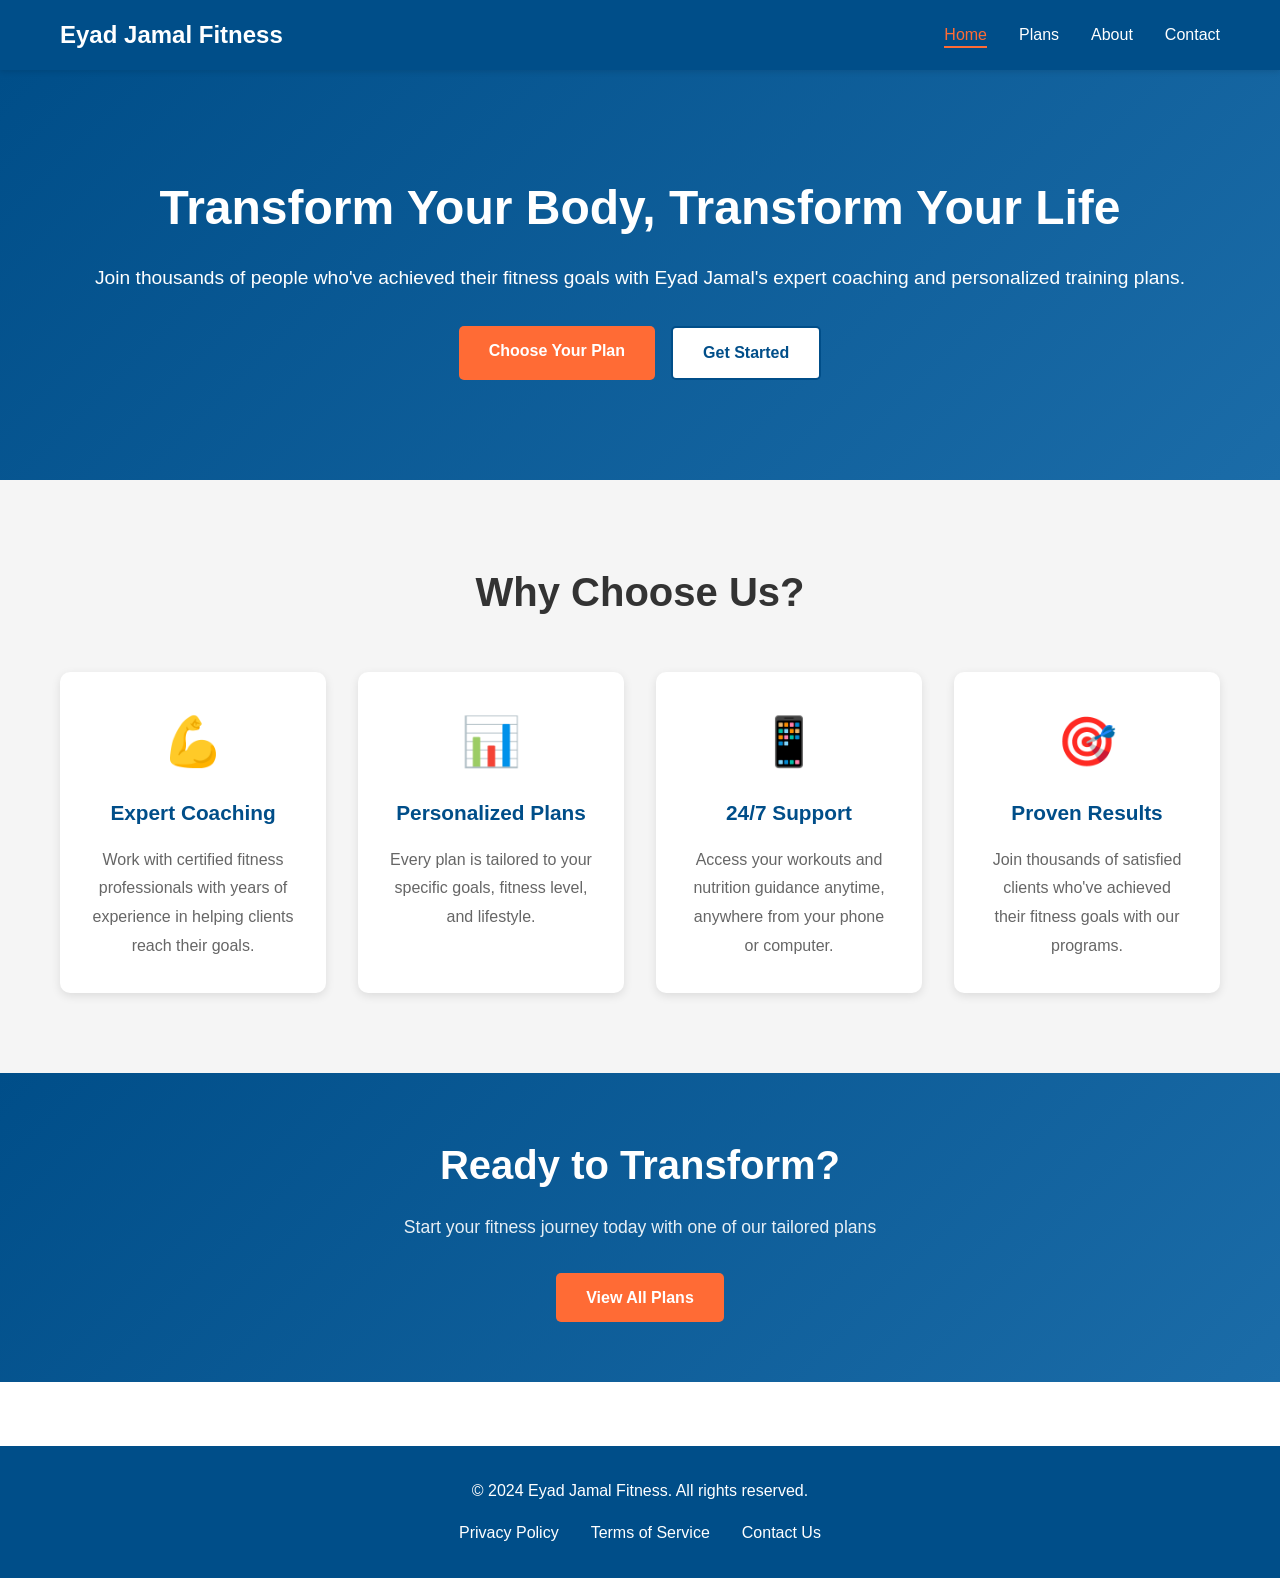
<file: index.html>
<!DOCTYPE html>
<html lang="en">
<head>
    <meta charset="UTF-8">
    <meta name="viewport" content="width=device-width, initial-scale=1.0">
    <title>Eyad Jamal Fitness - Transform Your Body, Transform Your Life</title>
    <link rel="stylesheet" href="styles.css">
</head>
<body>
    <!-- Navigation -->
    <nav class="navbar">
        <div class="container">
            <div class="nav-content">
                <div class="logo">
                    <h1>Eyad Jamal Fitness</h1>
                </div>
                <ul class="nav-links">
                    <li><a href="index.html" class="active">Home</a></li>
                    <li><a href="plans.html">Plans</a></li>
                    <li><a href="about.html">About</a></li>
                    <li><a href="contact.html">Contact</a></li>
                </ul>
            </div>
        </div>
    </nav>

    <!-- Hero Section -->
    <section class="hero">
        <div class="container">
            <div class="hero-content">
                <h2>Transform Your Body, Transform Your Life</h2>
                <p>Join thousands of people who've achieved their fitness goals with Eyad Jamal's expert coaching and personalized training plans.</p>
                <div class="hero-buttons">
                    <a href="plans.html" class="btn btn-primary">Choose Your Plan</a>
                    <a href="contact.html" class="btn btn-secondary">Get Started</a>
                </div>
            </div>
        </div>
    </section>

    <!-- Features Section -->
    <section class="features">
        <div class="container">
            <h2>Why Choose Us?</h2>
            <div class="features-grid">
                <div class="feature-card">
                    <div class="feature-icon">💪</div>
                    <h3>Expert Coaching</h3>
                    <p>Work with certified fitness professionals with years of experience in helping clients reach their goals.</p>
                </div>
                <div class="feature-card">
                    <div class="feature-icon">📊</div>
                    <h3>Personalized Plans</h3>
                    <p>Every plan is tailored to your specific goals, fitness level, and lifestyle.</p>
                </div>
                <div class="feature-card">
                    <div class="feature-icon">📱</div>
                    <h3>24/7 Support</h3>
                    <p>Access your workouts and nutrition guidance anytime, anywhere from your phone or computer.</p>
                </div>
                <div class="feature-card">
                    <div class="feature-icon">🎯</div>
                    <h3>Proven Results</h3>
                    <p>Join thousands of satisfied clients who've achieved their fitness goals with our programs.</p>
                </div>
            </div>
        </div>
    </section>

    <!-- CTA Section -->
    <section class="cta">
        <div class="container">
            <h2>Ready to Transform?</h2>
            <p>Start your fitness journey today with one of our tailored plans</p>
            <a href="plans.html" class="btn btn-primary">View All Plans</a>
        </div>
    </section>

    <!-- Footer -->
    <footer class="footer">
        <div class="container">
            <p>&copy; 2024 Eyad Jamal Fitness. All rights reserved.</p>
            <div class="footer-links">
                <a href="#">Privacy Policy</a>
                <a href="#">Terms of Service</a>
                <a href="contact.html">Contact Us</a>
            </div>
        </div>
    </footer>
</body>
</html>
</file>
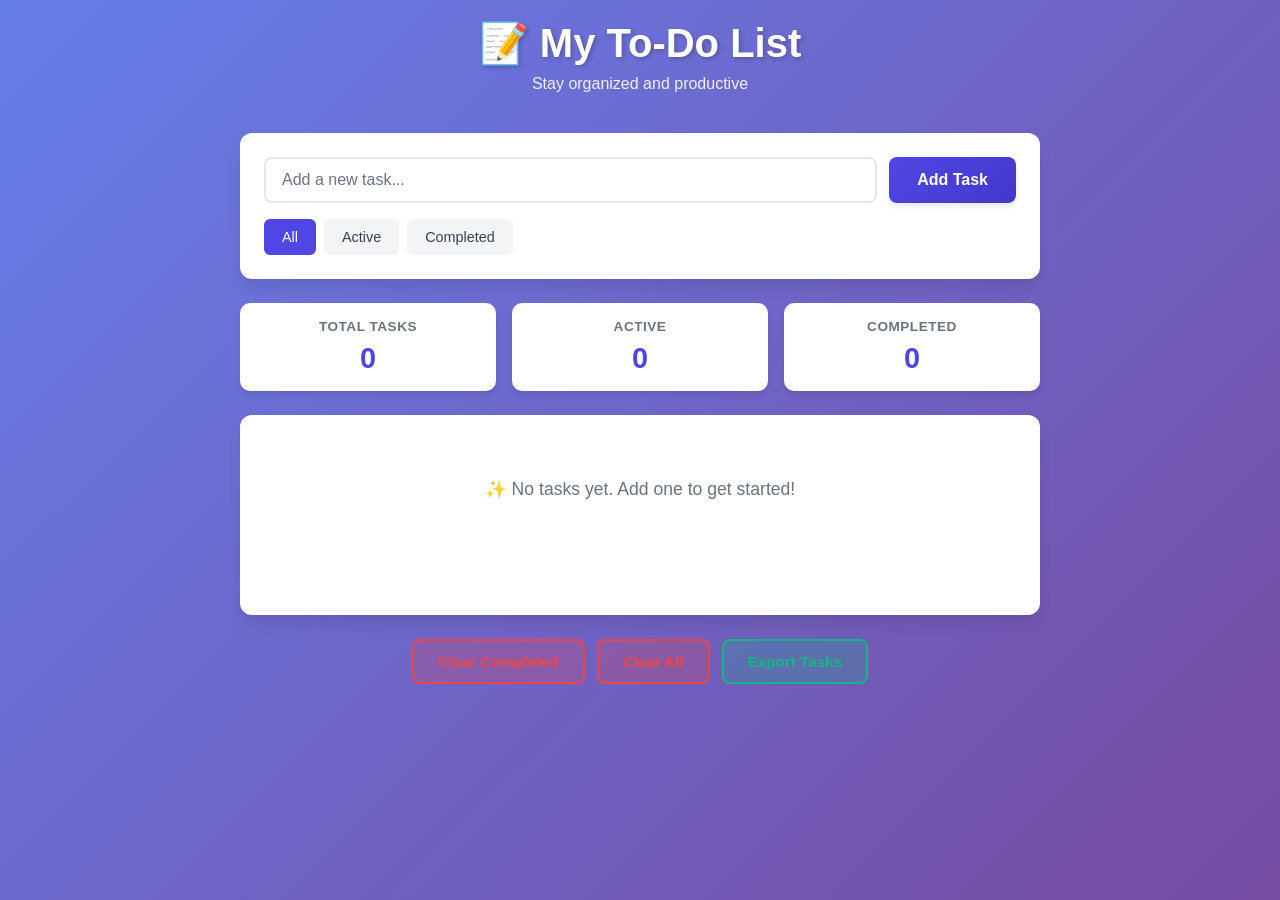
<file: todo/index.html>
<!DOCTYPE html>
<html lang="en">
<head>
    <meta charset="UTF-8">
    <meta name="viewport" content="width=device-width, initial-scale=1.0">
    <title>To-Do List Application</title>
    <link rel="stylesheet" href="styles.css">
</head>
<body>
    <div class="container">
        <!-- Header -->
        <header class="header">
            <h1>📝 My To-Do List</h1>
            <p class="subtitle">Stay organized and productive</p>
        </header>

        <!-- Input Section -->
        <div class="input-section">
            <div class="input-wrapper">
                <input 
                    type="text" 
                    id="todoInput" 
                    class="todo-input" 
                    placeholder="Add a new task..."
                    autocomplete="off"
                >
                <button id="addBtn" class="add-btn">Add Task</button>
            </div>
            <div class="quick-filters">
                <button class="filter-btn active" data-filter="all">All</button>
                <button class="filter-btn" data-filter="active">Active</button>
                <button class="filter-btn" data-filter="completed">Completed</button>
            </div>
        </div>

        <!-- Stats Section -->
        <div class="stats-section">
            <div class="stat">
                <span class="stat-label">Total Tasks</span>
                <span class="stat-value" id="totalCount">0</span>
            </div>
            <div class="stat">
                <span class="stat-label">Active</span>
                <span class="stat-value" id="activeCount">0</span>
            </div>
            <div class="stat">
                <span class="stat-label">Completed</span>
                <span class="stat-value" id="completedCount">0</span>
            </div>
        </div>

        <!-- Todo List -->
        <section class="todos-section">
            <div id="todoList" class="todo-list">
                <div class="empty-state">
                    <p>✨ No tasks yet. Add one to get started!</p>
                </div>
            </div>
        </section>

        <!-- Action Buttons -->
        <div class="action-buttons">
            <button id="clearCompletedBtn" class="action-btn danger-btn">Clear Completed</button>
            <button id="clearAllBtn" class="action-btn danger-btn">Clear All</button>
            <button id="exportBtn" class="action-btn export-btn">Export Tasks</button>
        </div>
    </div>

    <script src="app.js"></script>
</body>
</html>
</file>
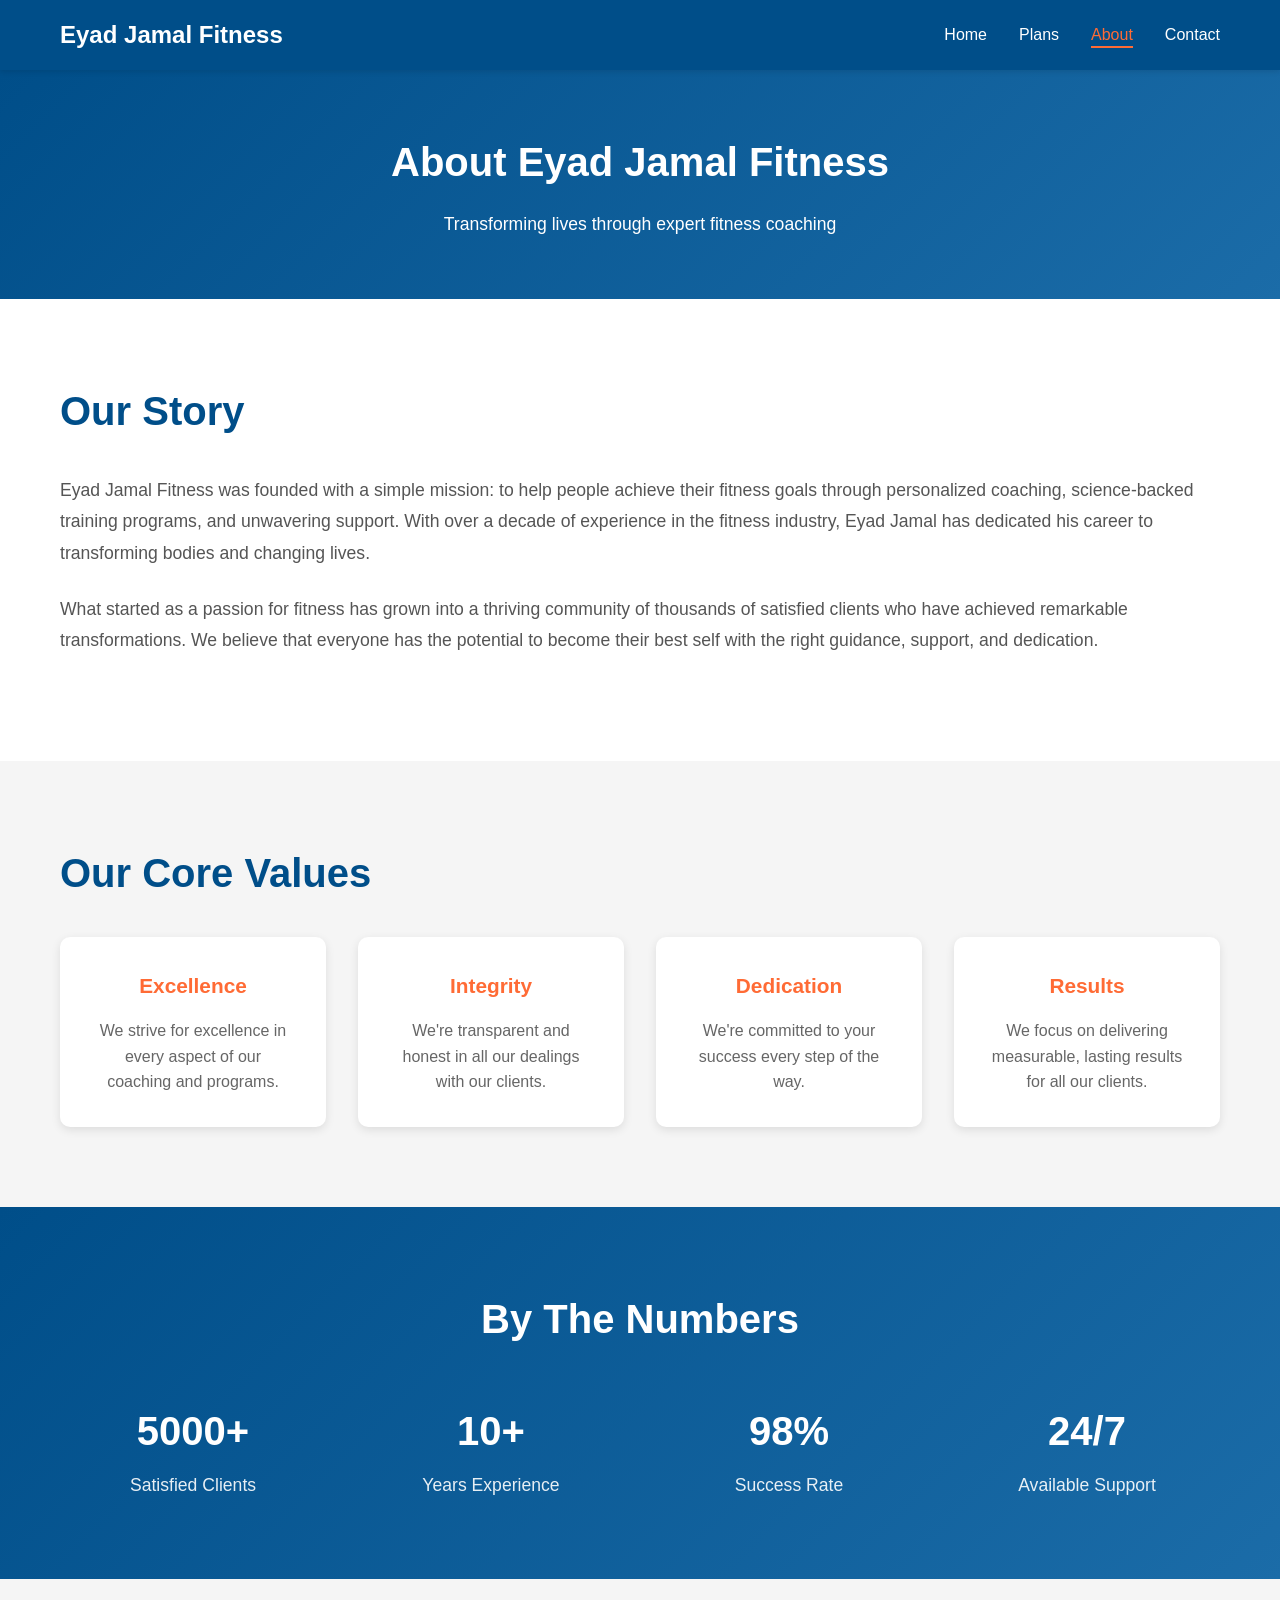
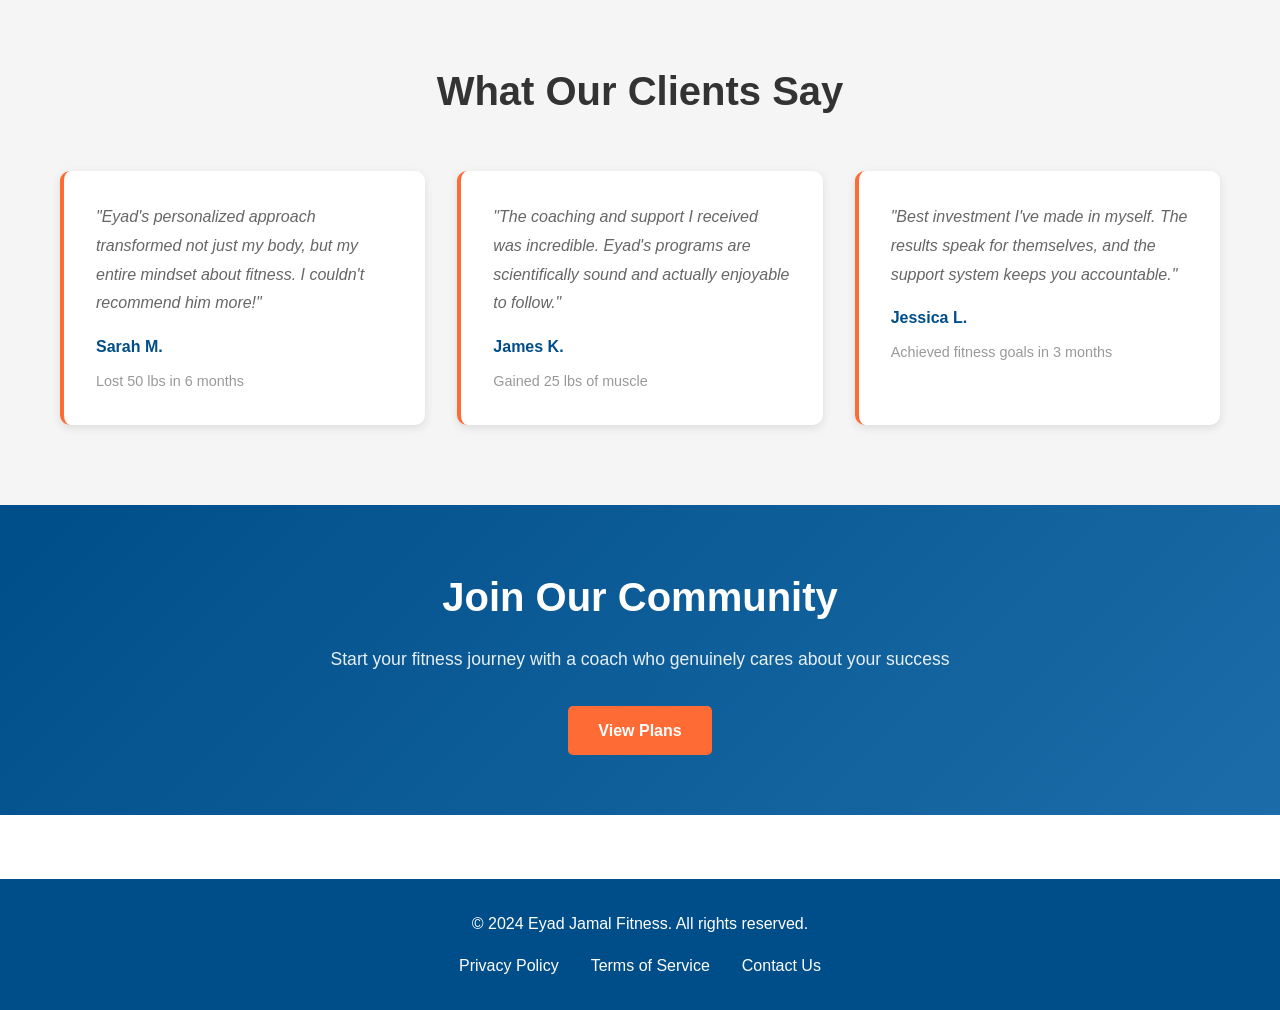
<file: about.html>
<!DOCTYPE html>
<html lang="en">
<head>
    <meta charset="UTF-8">
    <meta name="viewport" content="width=device-width, initial-scale=1.0">
    <title>About Us - Eyad Jamal Fitness</title>
    <link rel="stylesheet" href="styles.css">
</head>
<body>
    <!-- Navigation -->
    <nav class="navbar">
        <div class="container">
            <div class="nav-content">
                <div class="logo">
                    <h1>Eyad Jamal Fitness</h1>
                </div>
                <ul class="nav-links">
                    <li><a href="index.html">Home</a></li>
                    <li><a href="plans.html">Plans</a></li>
                    <li><a href="about.html" class="active">About</a></li>
                    <li><a href="contact.html">Contact</a></li>
                </ul>
            </div>
        </div>
    </nav>

    <!-- Page Header -->
    <section class="page-header">
        <div class="container">
            <h2>About Eyad Jamal Fitness</h2>
            <p>Transforming lives through expert fitness coaching</p>
        </div>
    </section>

    <!-- About Section -->
    <section class="about-section">
        <div class="container">
            <div class="about-content">
                <h2>Our Story</h2>
                <p>Eyad Jamal Fitness was founded with a simple mission: to help people achieve their fitness goals through personalized coaching, science-backed training programs, and unwavering support. With over a decade of experience in the fitness industry, Eyad Jamal has dedicated his career to transforming bodies and changing lives.</p>
                <p>What started as a passion for fitness has grown into a thriving community of thousands of satisfied clients who have achieved remarkable transformations. We believe that everyone has the potential to become their best self with the right guidance, support, and dedication.</p>
            </div>
        </div>
    </section>

    <!-- Values Section -->
    <section class="values">
        <div class="container">
            <h2>Our Core Values</h2>
            <div class="values-grid">
                <div class="value-card">
                    <h3>Excellence</h3>
                    <p>We strive for excellence in every aspect of our coaching and programs.</p>
                </div>
                <div class="value-card">
                    <h3>Integrity</h3>
                    <p>We're transparent and honest in all our dealings with our clients.</p>
                </div>
                <div class="value-card">
                    <h3>Dedication</h3>
                    <p>We're committed to your success every step of the way.</p>
                </div>
                <div class="value-card">
                    <h3>Results</h3>
                    <p>We focus on delivering measurable, lasting results for all our clients.</p>
                </div>
            </div>
        </div>
    </section>

    <!-- Stats Section -->
    <section class="stats">
        <div class="container">
            <h2>By The Numbers</h2>
            <div class="stats-grid">
                <div class="stat-card">
                    <h3>5000+</h3>
                    <p>Satisfied Clients</p>
                </div>
                <div class="stat-card">
                    <h3>10+</h3>
                    <p>Years Experience</p>
                </div>
                <div class="stat-card">
                    <h3>98%</h3>
                    <p>Success Rate</p>
                </div>
                <div class="stat-card">
                    <h3>24/7</h3>
                    <p>Available Support</p>
                </div>
            </div>
        </div>
    </section>

    <!-- Testimonials Section -->
    <section class="testimonials">
        <div class="container">
            <h2>What Our Clients Say</h2>
            <div class="testimonials-grid">
                <div class="testimonial-card">
                    <p>"Eyad's personalized approach transformed not just my body, but my entire mindset about fitness. I couldn't recommend him more!"</p>
                    <h4>Sarah M.</h4>
                    <span>Lost 50 lbs in 6 months</span>
                </div>
                <div class="testimonial-card">
                    <p>"The coaching and support I received was incredible. Eyad's programs are scientifically sound and actually enjoyable to follow."</p>
                    <h4>James K.</h4>
                    <span>Gained 25 lbs of muscle</span>
                </div>
                <div class="testimonial-card">
                    <p>"Best investment I've made in myself. The results speak for themselves, and the support system keeps you accountable."</p>
                    <h4>Jessica L.</h4>
                    <span>Achieved fitness goals in 3 months</span>
                </div>
            </div>
        </div>
    </section>

    <!-- CTA Section -->
    <section class="cta">
        <div class="container">
            <h2>Join Our Community</h2>
            <p>Start your fitness journey with a coach who genuinely cares about your success</p>
            <a href="plans.html" class="btn btn-primary">View Plans</a>
        </div>
    </section>

    <!-- Footer -->
    <footer class="footer">
        <div class="container">
            <p>&copy; 2024 Eyad Jamal Fitness. All rights reserved.</p>
            <div class="footer-links">
                <a href="#">Privacy Policy</a>
                <a href="#">Terms of Service</a>
                <a href="contact.html">Contact Us</a>
            </div>
        </div>
    </footer>
</body>
</html>
</file>
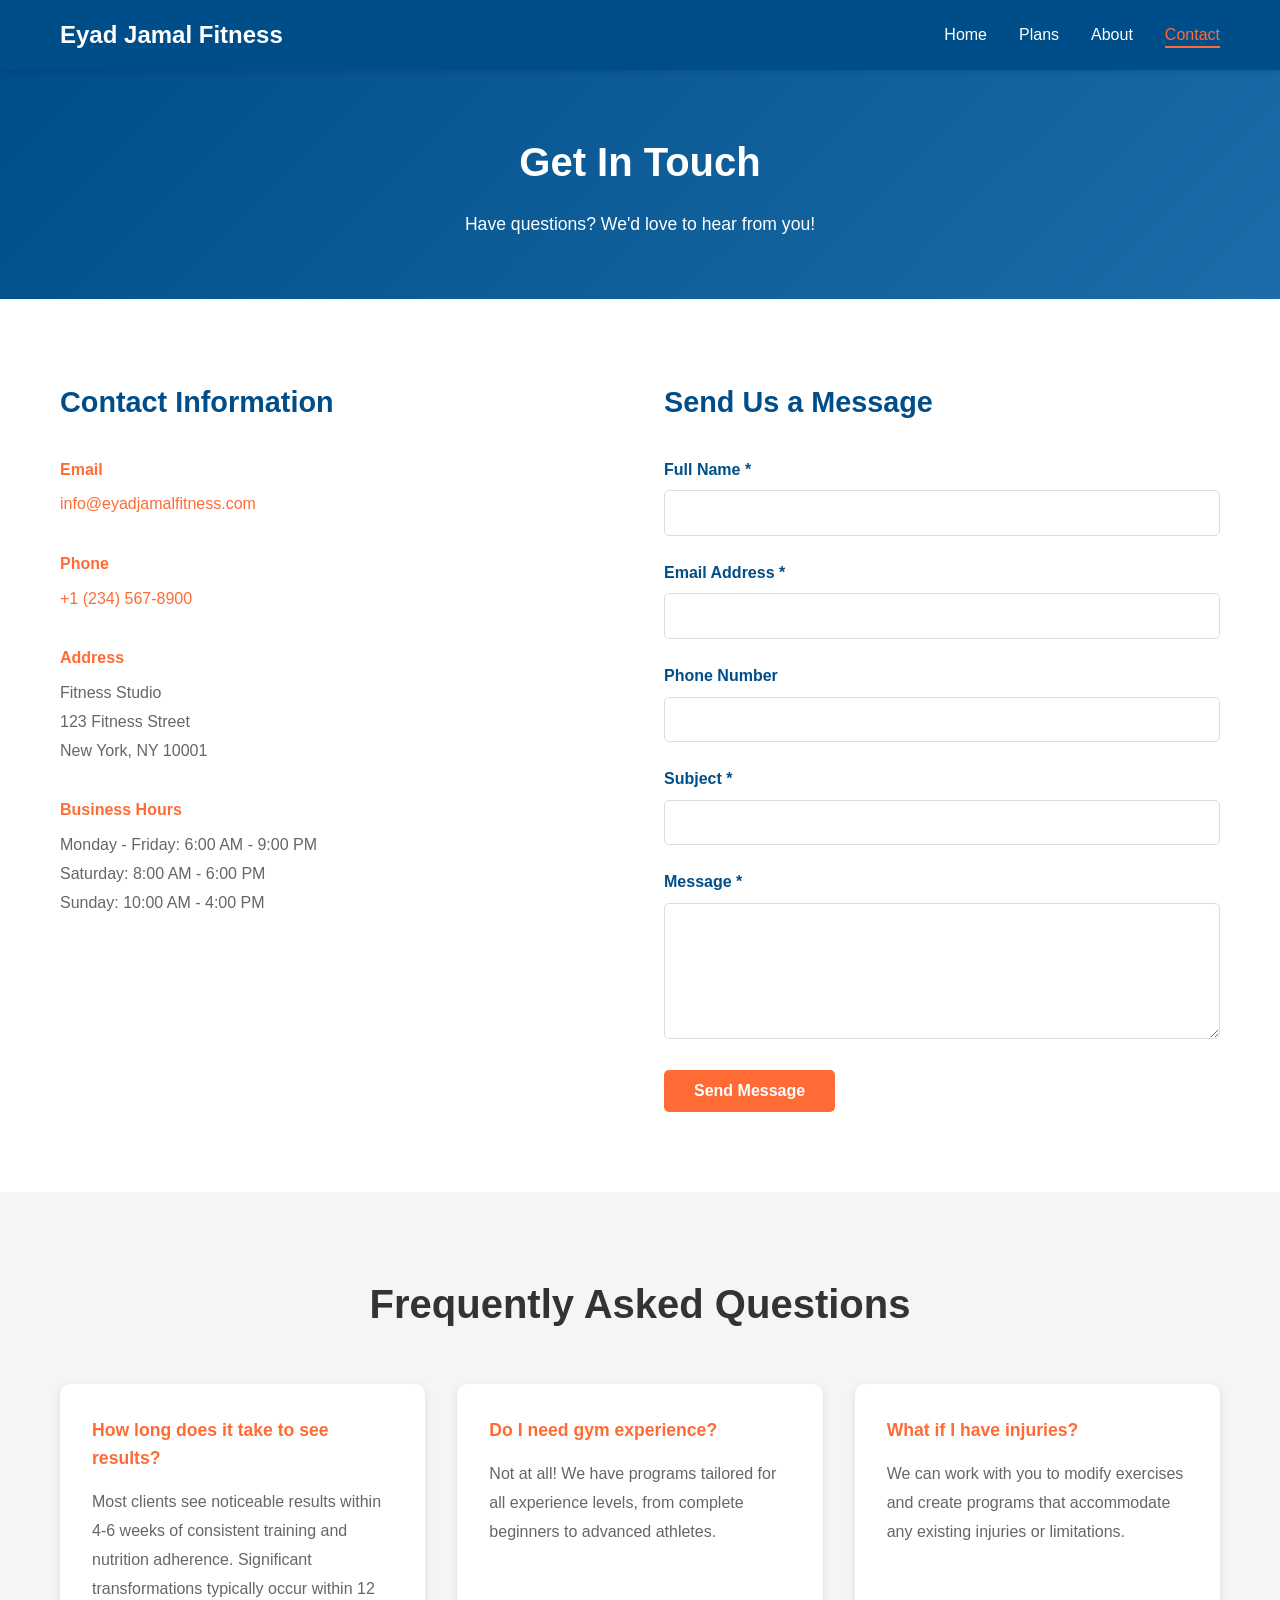
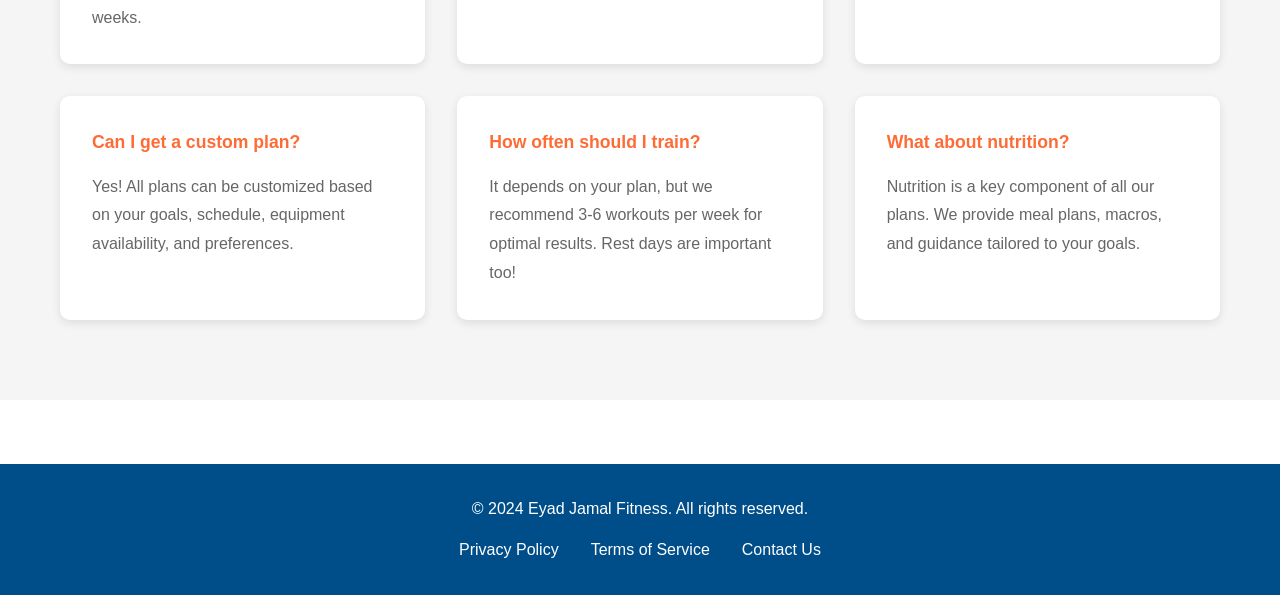
<file: contact.html>
<!DOCTYPE html>
<html lang="en">
<head>
    <meta charset="UTF-8">
    <meta name="viewport" content="width=device-width, initial-scale=1.0">
    <title>Contact Us - Eyad Jamal Fitness</title>
    <link rel="stylesheet" href="styles.css">
</head>
<body>
    <!-- Navigation -->
    <nav class="navbar">
        <div class="container">
            <div class="nav-content">
                <div class="logo">
                    <h1>Eyad Jamal Fitness</h1>
                </div>
                <ul class="nav-links">
                    <li><a href="index.html">Home</a></li>
                    <li><a href="plans.html">Plans</a></li>
                    <li><a href="about.html">About</a></li>
                    <li><a href="contact.html" class="active">Contact</a></li>
                </ul>
            </div>
        </div>
    </nav>

    <!-- Page Header -->
    <section class="page-header">
        <div class="container">
            <h2>Get In Touch</h2>
            <p>Have questions? We'd love to hear from you!</p>
        </div>
    </section>

    <!-- Contact Section -->
    <section class="contact-section">
        <div class="container">
            <div class="contact-content">
                <div class="contact-info">
                    <h2>Contact Information</h2>
                    <div class="info-item">
                        <h4>Email</h4>
                        <p><a href="mailto:info@eyadjamalfitness.com">info@eyadjamalfitness.com</a></p>
                    </div>
                    <div class="info-item">
                        <h4>Phone</h4>
                        <p><a href="tel:+1234567890">+1 (234) 567-8900</a></p>
                    </div>
                    <div class="info-item">
                        <h4>Address</h4>
                        <p>Fitness Studio<br>123 Fitness Street<br>New York, NY 10001</p>
                    </div>
                    <div class="info-item">
                        <h4>Business Hours</h4>
                        <p>Monday - Friday: 6:00 AM - 9:00 PM<br>Saturday: 8:00 AM - 6:00 PM<br>Sunday: 10:00 AM - 4:00 PM</p>
                    </div>
                </div>

                <div class="contact-form">
                    <h2>Send Us a Message</h2>
                    <form>
                        <div class="form-group">
                            <label for="name">Full Name *</label>
                            <input type="text" id="name" name="name" required>
                        </div>
                        <div class="form-group">
                            <label for="email">Email Address *</label>
                            <input type="email" id="email" name="email" required>
                        </div>
                        <div class="form-group">
                            <label for="phone">Phone Number</label>
                            <input type="tel" id="phone" name="phone">
                        </div>
                        <div class="form-group">
                            <label for="subject">Subject *</label>
                            <input type="text" id="subject" name="subject" required>
                        </div>
                        <div class="form-group">
                            <label for="message">Message *</label>
                            <textarea id="message" name="message" rows="6" required></textarea>
                        </div>
                        <button type="submit" class="btn btn-primary">Send Message</button>
                    </form>
                </div>
            </div>
        </div>
    </section>

    <!-- FAQ Section -->
    <section class="faq">
        <div class="container">
            <h2>Frequently Asked Questions</h2>
            <div class="faq-grid">
                <div class="faq-item">
                    <h4>How long does it take to see results?</h4>
                    <p>Most clients see noticeable results within 4-6 weeks of consistent training and nutrition adherence. Significant transformations typically occur within 12 weeks.</p>
                </div>
                <div class="faq-item">
                    <h4>Do I need gym experience?</h4>
                    <p>Not at all! We have programs tailored for all experience levels, from complete beginners to advanced athletes.</p>
                </div>
                <div class="faq-item">
                    <h4>What if I have injuries?</h4>
                    <p>We can work with you to modify exercises and create programs that accommodate any existing injuries or limitations.</p>
                </div>
                <div class="faq-item">
                    <h4>Can I get a custom plan?</h4>
                    <p>Yes! All plans can be customized based on your goals, schedule, equipment availability, and preferences.</p>
                </div>
                <div class="faq-item">
                    <h4>How often should I train?</h4>
                    <p>It depends on your plan, but we recommend 3-6 workouts per week for optimal results. Rest days are important too!</p>
                </div>
                <div class="faq-item">
                    <h4>What about nutrition?</h4>
                    <p>Nutrition is a key component of all our plans. We provide meal plans, macros, and guidance tailored to your goals.</p>
                </div>
            </div>
        </div>
    </section>

    <!-- Footer -->
    <footer class="footer">
        <div class="container">
            <p>&copy; 2024 Eyad Jamal Fitness. All rights reserved.</p>
            <div class="footer-links">
                <a href="#">Privacy Policy</a>
                <a href="#">Terms of Service</a>
                <a href="contact.html">Contact Us</a>
            </div>
        </div>
    </footer>
</body>
</html>
</file>
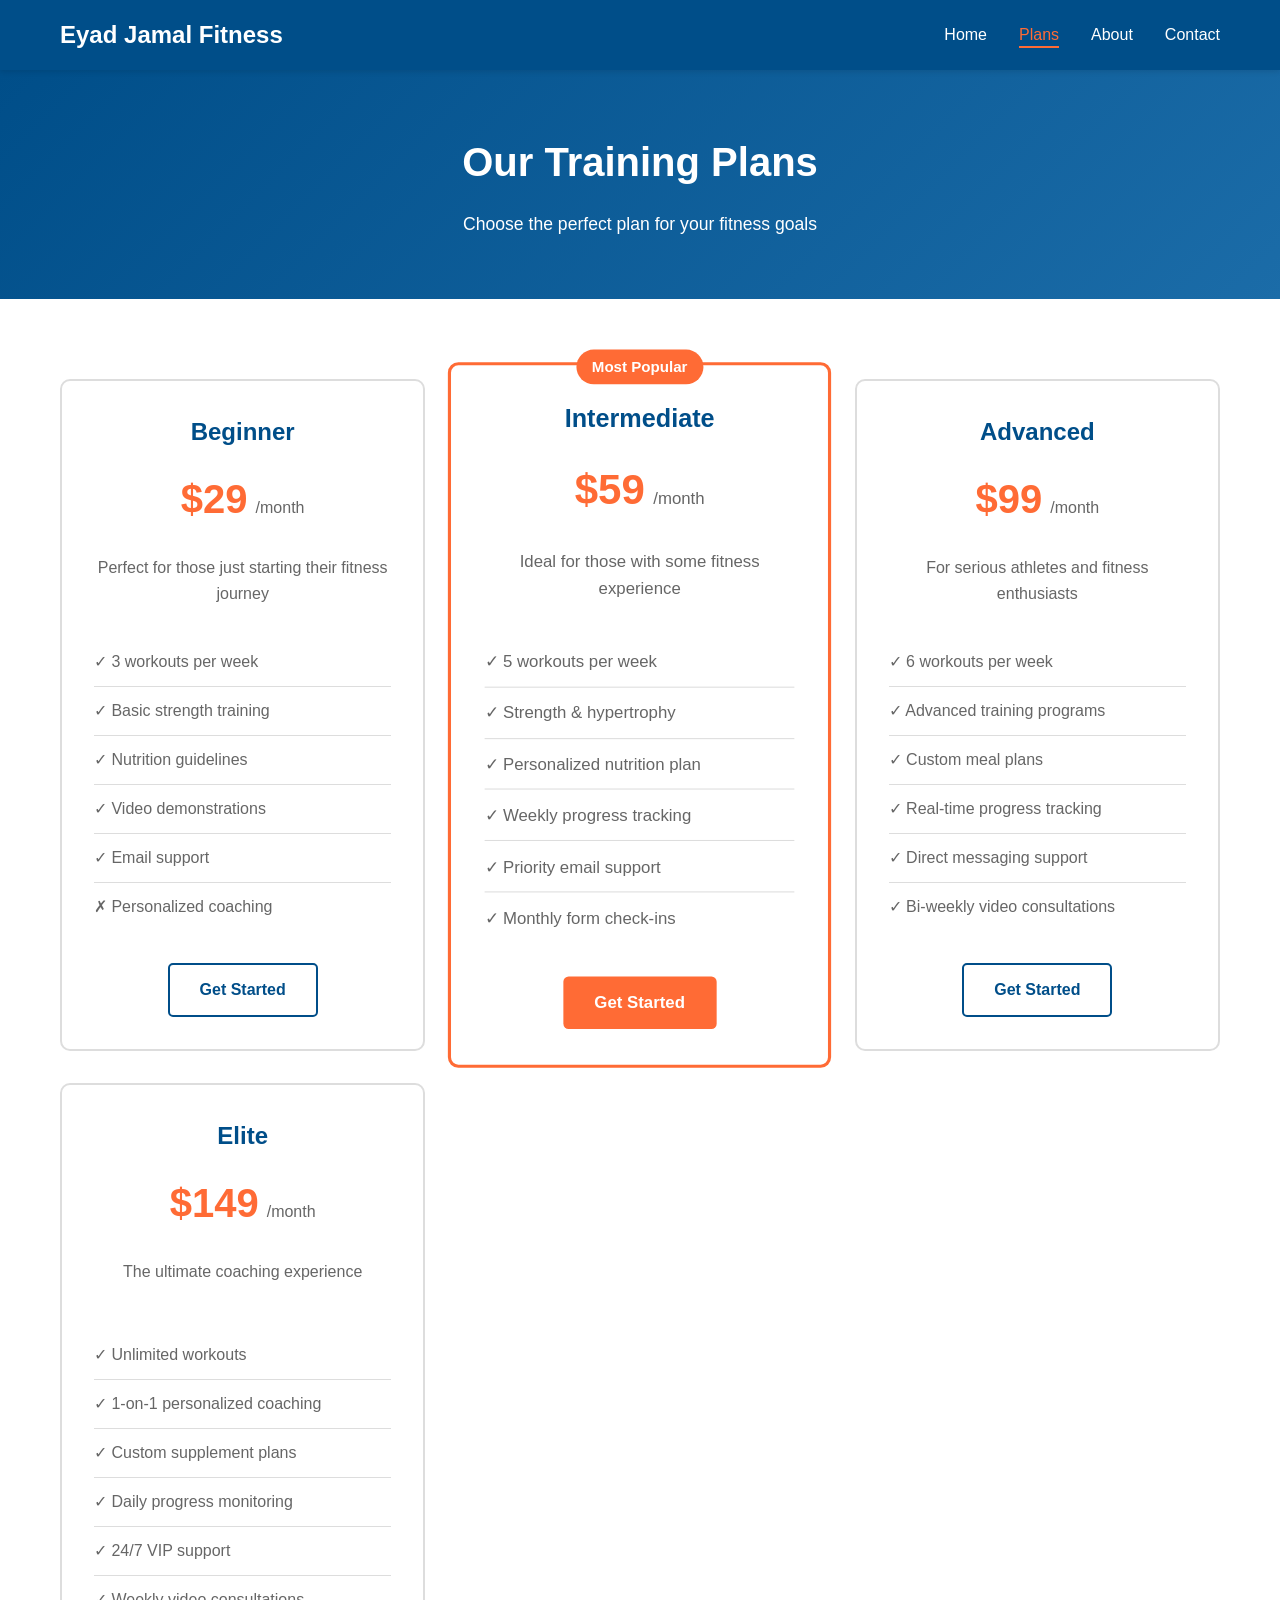
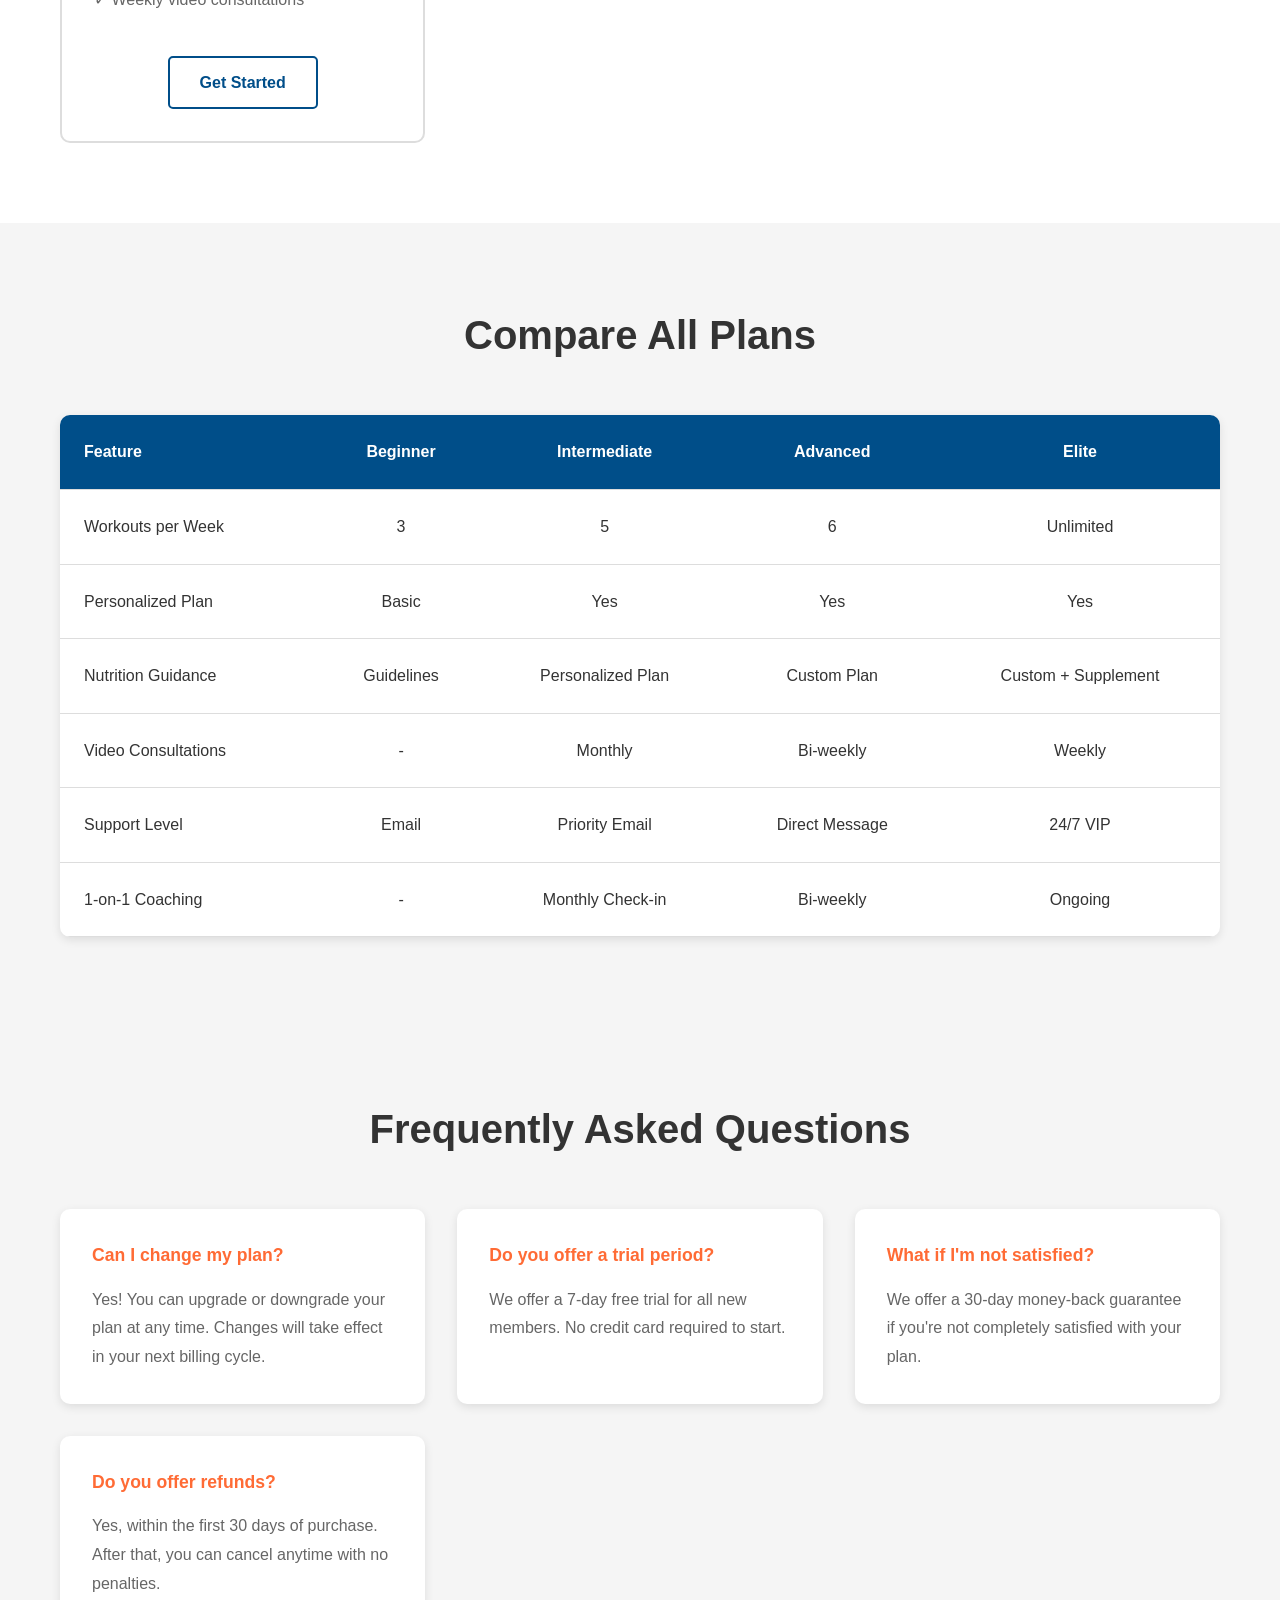
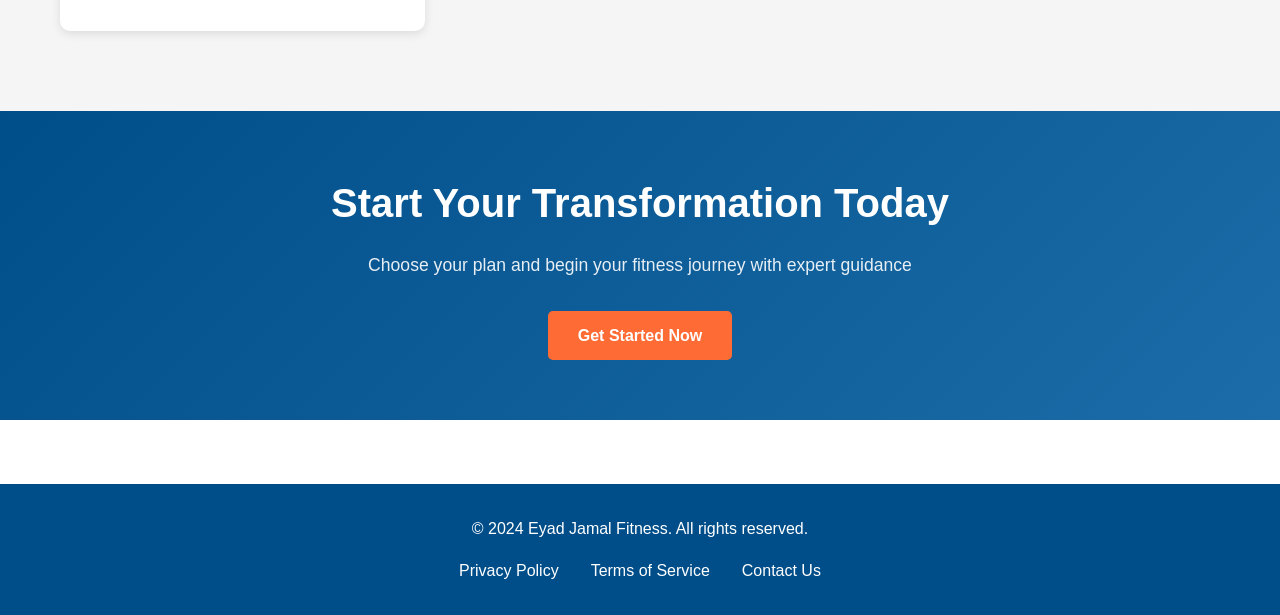
<file: plans.html>
<!DOCTYPE html>
<html lang="en">
<head>
    <meta charset="UTF-8">
    <meta name="viewport" content="width=device-width, initial-scale=1.0">
    <title>Training Plans - Eyad Jamal Fitness</title>
    <link rel="stylesheet" href="styles.css">
</head>
<body>
    <!-- Navigation -->
    <nav class="navbar">
        <div class="container">
            <div class="nav-content">
                <div class="logo">
                    <h1>Eyad Jamal Fitness</h1>
                </div>
                <ul class="nav-links">
                    <li><a href="index.html">Home</a></li>
                    <li><a href="plans.html" class="active">Plans</a></li>
                    <li><a href="about.html">About</a></li>
                    <li><a href="contact.html">Contact</a></li>
                </ul>
            </div>
        </div>
    </nav>

    <!-- Page Header -->
    <section class="page-header">
        <div class="container">
            <h2>Our Training Plans</h2>
            <p>Choose the perfect plan for your fitness goals</p>
        </div>
    </section>

    <!-- Plans Section -->
    <section class="plans-section">
        <div class="container">
            <div class="plans-grid">
                <!-- Beginner Plan -->
                <div class="plan-card">
                    <div class="plan-header">
                        <h3>Beginner</h3>
                        <div class="plan-price">
                            <span class="price">$29</span>
                            <span class="period">/month</span>
                        </div>
                    </div>
                    <p class="plan-description">Perfect for those just starting their fitness journey</p>
                    <ul class="plan-features">
                        <li>✓ 3 workouts per week</li>
                        <li>✓ Basic strength training</li>
                        <li>✓ Nutrition guidelines</li>
                        <li>✓ Video demonstrations</li>
                        <li>✓ Email support</li>
                        <li>✗ Personalized coaching</li>
                    </ul>
                    <a href="contact.html" class="btn btn-secondary">Get Started</a>
                </div>

                <!-- Intermediate Plan -->
                <div class="plan-card featured">
                    <div class="badge">Most Popular</div>
                    <div class="plan-header">
                        <h3>Intermediate</h3>
                        <div class="plan-price">
                            <span class="price">$59</span>
                            <span class="period">/month</span>
                        </div>
                    </div>
                    <p class="plan-description">Ideal for those with some fitness experience</p>
                    <ul class="plan-features">
                        <li>✓ 5 workouts per week</li>
                        <li>✓ Strength & hypertrophy</li>
                        <li>✓ Personalized nutrition plan</li>
                        <li>✓ Weekly progress tracking</li>
                        <li>✓ Priority email support</li>
                        <li>✓ Monthly form check-ins</li>
                    </ul>
                    <a href="contact.html" class="btn btn-primary">Get Started</a>
                </div>

                <!-- Advanced Plan -->
                <div class="plan-card">
                    <div class="plan-header">
                        <h3>Advanced</h3>
                        <div class="plan-price">
                            <span class="price">$99</span>
                            <span class="period">/month</span>
                        </div>
                    </div>
                    <p class="plan-description">For serious athletes and fitness enthusiasts</p>
                    <ul class="plan-features">
                        <li>✓ 6 workouts per week</li>
                        <li>✓ Advanced training programs</li>
                        <li>✓ Custom meal plans</li>
                        <li>✓ Real-time progress tracking</li>
                        <li>✓ Direct messaging support</li>
                        <li>✓ Bi-weekly video consultations</li>
                    </ul>
                    <a href="contact.html" class="btn btn-secondary">Get Started</a>
                </div>

                <!-- Elite Plan -->
                <div class="plan-card">
                    <div class="plan-header">
                        <h3>Elite</h3>
                        <div class="plan-price">
                            <span class="price">$149</span>
                            <span class="period">/month</span>
                        </div>
                    </div>
                    <p class="plan-description">The ultimate coaching experience</p>
                    <ul class="plan-features">
                        <li>✓ Unlimited workouts</li>
                        <li>✓ 1-on-1 personalized coaching</li>
                        <li>✓ Custom supplement plans</li>
                        <li>✓ Daily progress monitoring</li>
                        <li>✓ 24/7 VIP support</li>
                        <li>✓ Weekly video consultations</li>
                    </ul>
                    <a href="contact.html" class="btn btn-secondary">Get Started</a>
                </div>
            </div>
        </div>
    </section>

    <!-- Comparison Section -->
    <section class="comparison">
        <div class="container">
            <h2>Compare All Plans</h2>
            <table class="comparison-table">
                <thead>
                    <tr>
                        <th>Feature</th>
                        <th>Beginner</th>
                        <th>Intermediate</th>
                        <th>Advanced</th>
                        <th>Elite</th>
                    </tr>
                </thead>
                <tbody>
                    <tr>
                        <td>Workouts per Week</td>
                        <td>3</td>
                        <td>5</td>
                        <td>6</td>
                        <td>Unlimited</td>
                    </tr>
                    <tr>
                        <td>Personalized Plan</td>
                        <td>Basic</td>
                        <td>Yes</td>
                        <td>Yes</td>
                        <td>Yes</td>
                    </tr>
                    <tr>
                        <td>Nutrition Guidance</td>
                        <td>Guidelines</td>
                        <td>Personalized Plan</td>
                        <td>Custom Plan</td>
                        <td>Custom + Supplement</td>
                    </tr>
                    <tr>
                        <td>Video Consultations</td>
                        <td>-</td>
                        <td>Monthly</td>
                        <td>Bi-weekly</td>
                        <td>Weekly</td>
                    </tr>
                    <tr>
                        <td>Support Level</td>
                        <td>Email</td>
                        <td>Priority Email</td>
                        <td>Direct Message</td>
                        <td>24/7 VIP</td>
                    </tr>
                    <tr>
                        <td>1-on-1 Coaching</td>
                        <td>-</td>
                        <td>Monthly Check-in</td>
                        <td>Bi-weekly</td>
                        <td>Ongoing</td>
                    </tr>
                </tbody>
            </table>
        </div>
    </section>

    <!-- FAQ Section -->
    <section class="faq">
        <div class="container">
            <h2>Frequently Asked Questions</h2>
            <div class="faq-grid">
                <div class="faq-item">
                    <h4>Can I change my plan?</h4>
                    <p>Yes! You can upgrade or downgrade your plan at any time. Changes will take effect in your next billing cycle.</p>
                </div>
                <div class="faq-item">
                    <h4>Do you offer a trial period?</h4>
                    <p>We offer a 7-day free trial for all new members. No credit card required to start.</p>
                </div>
                <div class="faq-item">
                    <h4>What if I'm not satisfied?</h4>
                    <p>We offer a 30-day money-back guarantee if you're not completely satisfied with your plan.</p>
                </div>
                <div class="faq-item">
                    <h4>Do you offer refunds?</h4>
                    <p>Yes, within the first 30 days of purchase. After that, you can cancel anytime with no penalties.</p>
                </div>
            </div>
        </div>
    </section>

    <!-- CTA Section -->
    <section class="cta">
        <div class="container">
            <h2>Start Your Transformation Today</h2>
            <p>Choose your plan and begin your fitness journey with expert guidance</p>
            <a href="contact.html" class="btn btn-primary">Get Started Now</a>
        </div>
    </section>

    <!-- Footer -->
    <footer class="footer">
        <div class="container">
            <p>&copy; 2024 Eyad Jamal Fitness. All rights reserved.</p>
            <div class="footer-links">
                <a href="#">Privacy Policy</a>
                <a href="#">Terms of Service</a>
                <a href="contact.html">Contact Us</a>
            </div>
        </div>
    </footer>
</body>
</html>
</file>
<file: styles.css>
/* Global Styles */
* {
    margin: 0;
    padding: 0;
    box-sizing: border-box;
}

:root {
    --primary-color: #FF6B35;
    --secondary-color: #004E89;
    --accent-color: #1B6CA8;
    --text-color: #333;
    --light-gray: #f5f5f5;
    --border-color: #ddd;
    --success-color: #4CAF50;
}

html {
    scroll-behavior: smooth;
}

body {
    font-family: 'Segoe UI', Tahoma, Geneva, Verdana, sans-serif;
    line-height: 1.6;
    color: var(--text-color);
}

.container {
    max-width: 1200px;
    margin: 0 auto;
    padding: 0 20px;
}

/* Navigation */
.navbar {
    background-color: var(--secondary-color);
    color: white;
    padding: 1rem 0;
    position: sticky;
    top: 0;
    z-index: 100;
    box-shadow: 0 2px 5px rgba(0, 0, 0, 0.1);
}

.nav-content {
    display: flex;
    justify-content: space-between;
    align-items: center;
}

.logo h1 {
    font-size: 1.5rem;
    font-weight: 700;
}

.nav-links {
    display: flex;
    list-style: none;
    gap: 2rem;
}

.nav-links a {
    color: white;
    text-decoration: none;
    font-weight: 500;
    transition: color 0.3s ease;
    position: relative;
}

.nav-links a:hover,
.nav-links a.active {
    color: var(--primary-color);
}

.nav-links a.active::after {
    content: '';
    position: absolute;
    bottom: -5px;
    left: 0;
    right: 0;
    height: 2px;
    background-color: var(--primary-color);
}

/* Hero Section */
.hero {
    background: linear-gradient(135deg, var(--secondary-color) 0%, var(--accent-color) 100%);
    color: white;
    padding: 100px 0;
    text-align: center;
}

.hero-content h2 {
    font-size: 3rem;
    margin-bottom: 1rem;
    animation: fadeInDown 0.6s ease;
}

.hero-content p {
    font-size: 1.2rem;
    margin-bottom: 2rem;
    animation: fadeInUp 0.6s ease;
}

.hero-buttons {
    display: flex;
    gap: 1rem;
    justify-content: center;
    flex-wrap: wrap;
    animation: fadeInUp 0.8s ease;
}

/* Buttons */
.btn {
    padding: 12px 30px;
    border: none;
    border-radius: 5px;
    font-size: 1rem;
    cursor: pointer;
    text-decoration: none;
    display: inline-block;
    transition: all 0.3s ease;
    font-weight: 600;
}

.btn-primary {
    background-color: var(--primary-color);
    color: white;
}

.btn-primary:hover {
    background-color: #ff5722;
    transform: translateY(-2px);
    box-shadow: 0 5px 15px rgba(255, 107, 53, 0.3);
}

.btn-secondary {
    background-color: white;
    color: var(--secondary-color);
    border: 2px solid var(--secondary-color);
}

.btn-secondary:hover {
    background-color: var(--secondary-color);
    color: white;
    transform: translateY(-2px);
}

/* Features Section */
.features {
    padding: 80px 0;
    background-color: var(--light-gray);
}

.features h2 {
    text-align: center;
    font-size: 2.5rem;
    margin-bottom: 3rem;
}

.features-grid {
    display: grid;
    grid-template-columns: repeat(auto-fit, minmax(250px, 1fr));
    gap: 2rem;
}

.feature-card {
    background: white;
    padding: 2rem;
    border-radius: 10px;
    text-align: center;
    box-shadow: 0 3px 10px rgba(0, 0, 0, 0.1);
    transition: transform 0.3s ease, box-shadow 0.3s ease;
}

.feature-card:hover {
    transform: translateY(-10px);
    box-shadow: 0 10px 25px rgba(0, 0, 0, 0.15);
}

.feature-icon {
    font-size: 3rem;
    margin-bottom: 1rem;
}

.feature-card h3 {
    font-size: 1.3rem;
    margin-bottom: 1rem;
    color: var(--secondary-color);
}

.feature-card p {
    color: #666;
    line-height: 1.8;
}

/* Plans Section */
.plans-section {
    padding: 80px 0;
}

.plans-section h2 {
    text-align: center;
    font-size: 2.5rem;
    margin-bottom: 3rem;
}

.plans-grid {
    display: grid;
    grid-template-columns: repeat(auto-fit, minmax(280px, 1fr));
    gap: 2rem;
}

.plan-card {
    background: white;
    border: 2px solid var(--border-color);
    border-radius: 10px;
    padding: 2rem;
    text-align: center;
    transition: all 0.3s ease;
    position: relative;
}

.plan-card:hover {
    transform: translateY(-10px);
    box-shadow: 0 10px 30px rgba(0, 0, 0, 0.2);
}

.plan-card.featured {
    border-color: var(--primary-color);
    border-width: 3px;
    transform: scale(1.05);
}

.plan-card.featured:hover {
    transform: scale(1.05) translateY(-10px);
}

.badge {
    position: absolute;
    top: -15px;
    left: 50%;
    transform: translateX(-50%);
    background-color: var(--primary-color);
    color: white;
    padding: 5px 15px;
    border-radius: 20px;
    font-size: 0.9rem;
    font-weight: 600;
}

.plan-header {
    margin-bottom: 1.5rem;
}

.plan-header h3 {
    font-size: 1.5rem;
    color: var(--secondary-color);
    margin-bottom: 1rem;
}

.plan-price {
    display: flex;
    align-items: baseline;
    justify-content: center;
    gap: 0.5rem;
}

.price {
    font-size: 2.5rem;
    font-weight: 700;
    color: var(--primary-color);
}

.period {
    color: #666;
    font-size: 1rem;
}

.plan-description {
    color: #666;
    margin-bottom: 1.5rem;
    min-height: 2.5rem;
}

.plan-features {
    list-style: none;
    margin: 2rem 0;
    text-align: left;
}

.plan-features li {
    padding: 0.7rem 0;
    border-bottom: 1px solid var(--border-color);
    color: #666;
}

.plan-features li:last-child {
    border-bottom: none;
}

/* Comparison Table */
.comparison {
    padding: 80px 0;
    background-color: var(--light-gray);
}

.comparison h2 {
    text-align: center;
    font-size: 2.5rem;
    margin-bottom: 3rem;
}

.comparison-table {
    width: 100%;
    border-collapse: collapse;
    background: white;
    border-radius: 10px;
    overflow: hidden;
    box-shadow: 0 3px 10px rgba(0, 0, 0, 0.1);
}

.comparison-table thead {
    background-color: var(--secondary-color);
    color: white;
}

.comparison-table th,
.comparison-table td {
    padding: 1.5rem;
    text-align: center;
    border-bottom: 1px solid var(--border-color);
}

.comparison-table th:first-child,
.comparison-table td:first-child {
    text-align: left;
}

.comparison-table tbody tr:hover {
    background-color: var(--light-gray);
}

/* About Section */
.about-section,
.values {
    padding: 80px 0;
}

.values {
    background-color: var(--light-gray);
}

.about-content h2,
.values h2 {
    font-size: 2.5rem;
    margin-bottom: 2rem;
    color: var(--secondary-color);
}

.about-content p {
    font-size: 1.1rem;
    line-height: 1.8;
    margin-bottom: 1.5rem;
    color: #555;
}

.values-grid {
    display: grid;
    grid-template-columns: repeat(auto-fit, minmax(250px, 1fr));
    gap: 2rem;
}

.value-card {
    background: white;
    padding: 2rem;
    border-radius: 10px;
    text-align: center;
    box-shadow: 0 3px 10px rgba(0, 0, 0, 0.1);
    transition: transform 0.3s ease;
}

.value-card:hover {
    transform: translateY(-5px);
}

.value-card h3 {
    font-size: 1.3rem;
    color: var(--primary-color);
    margin-bottom: 1rem;
}

.value-card p {
    color: #666;
}

/* Stats Section */
.stats {
    padding: 80px 0;
    background: linear-gradient(135deg, var(--secondary-color) 0%, var(--accent-color) 100%);
    color: white;
}

.stats h2 {
    text-align: center;
    font-size: 2.5rem;
    margin-bottom: 3rem;
}

.stats-grid {
    display: grid;
    grid-template-columns: repeat(auto-fit, minmax(200px, 1fr));
    gap: 2rem;
    text-align: center;
}

.stat-card h3 {
    font-size: 2.5rem;
    margin-bottom: 0.5rem;
}

.stat-card p {
    font-size: 1.1rem;
    opacity: 0.9;
}

/* Testimonials Section */
.testimonials {
    padding: 80px 0;
    background-color: var(--light-gray);
}

.testimonials h2 {
    text-align: center;
    font-size: 2.5rem;
    margin-bottom: 3rem;
}

.testimonials-grid {
    display: grid;
    grid-template-columns: repeat(auto-fit, minmax(300px, 1fr));
    gap: 2rem;
}

.testimonial-card {
    background: white;
    padding: 2rem;
    border-radius: 10px;
    box-shadow: 0 3px 10px rgba(0, 0, 0, 0.1);
    border-left: 4px solid var(--primary-color);
}

.testimonial-card p {
    font-style: italic;
    color: #666;
    margin-bottom: 1rem;
    line-height: 1.8;
}

.testimonial-card h4 {
    color: var(--secondary-color);
    margin-bottom: 0.5rem;
}

.testimonial-card span {
    font-size: 0.9rem;
    color: #999;
}

/* Contact Section */
.contact-section {
    padding: 80px 0;
}

.contact-content {
    display: grid;
    grid-template-columns: 1fr 1fr;
    gap: 3rem;
}

.contact-info h2,
.contact-form h2 {
    font-size: 1.8rem;
    color: var(--secondary-color);
    margin-bottom: 2rem;
}

.info-item {
    margin-bottom: 2rem;
}

.info-item h4 {
    color: var(--primary-color);
    margin-bottom: 0.5rem;
}

.info-item p {
    color: #666;
    line-height: 1.8;
}

.info-item a {
    color: var(--primary-color);
    text-decoration: none;
}

.info-item a:hover {
    text-decoration: underline;
}

/* Contact Form */
.form-group {
    margin-bottom: 1.5rem;
}

.form-group label {
    display: block;
    margin-bottom: 0.5rem;
    font-weight: 600;
    color: var(--secondary-color);
}

.form-group input,
.form-group textarea {
    width: 100%;
    padding: 0.8rem;
    border: 1px solid var(--border-color);
    border-radius: 5px;
    font-family: inherit;
    font-size: 1rem;
    transition: border-color 0.3s ease;
}

.form-group input:focus,
.form-group textarea:focus {
    outline: none;
    border-color: var(--primary-color);
    box-shadow: 0 0 5px rgba(255, 107, 53, 0.3);
}

/* FAQ Section */
.faq {
    padding: 80px 0;
    background-color: var(--light-gray);
}

.faq h2 {
    text-align: center;
    font-size: 2.5rem;
    margin-bottom: 3rem;
}

.faq-grid {
    display: grid;
    grid-template-columns: repeat(auto-fit, minmax(300px, 1fr));
    gap: 2rem;
}

.faq-item {
    background: white;
    padding: 2rem;
    border-radius: 10px;
    box-shadow: 0 3px 10px rgba(0, 0, 0, 0.1);
}

.faq-item h4 {
    color: var(--primary-color);
    margin-bottom: 1rem;
    font-size: 1.1rem;
}

.faq-item p {
    color: #666;
    line-height: 1.8;
}

/* CTA Section */
.cta {
    background: linear-gradient(135deg, var(--secondary-color) 0%, var(--accent-color) 100%);
    color: white;
    padding: 60px 0;
    text-align: center;
}

.cta h2 {
    font-size: 2.5rem;
    margin-bottom: 1rem;
}

.cta p {
    font-size: 1.1rem;
    margin-bottom: 2rem;
    opacity: 0.9;
}

/* Page Header */
.page-header {
    background: linear-gradient(135deg, var(--secondary-color) 0%, var(--accent-color) 100%);
    color: white;
    padding: 60px 0;
    text-align: center;
}

.page-header h2 {
    font-size: 2.5rem;
    margin-bottom: 1rem;
}

.page-header p {
    font-size: 1.1rem;
}

/* Footer */
.footer {
    background-color: var(--secondary-color);
    color: white;
    text-align: center;
    padding: 2rem 0;
    margin-top: 4rem;
}

.footer-links {
    margin-top: 1rem;
    display: flex;
    justify-content: center;
    gap: 2rem;
    flex-wrap: wrap;
}

.footer-links a {
    color: white;
    text-decoration: none;
    transition: color 0.3s ease;
}

.footer-links a:hover {
    color: var(--primary-color);
}

/* Animations */
@keyframes fadeInDown {
    from {
        opacity: 0;
        transform: translateY(-30px);
    }
    to {
        opacity: 1;
        transform: translateY(0);
    }
}

@keyframes fadeInUp {
    from {
        opacity: 0;
        transform: translateY(30px);
    }
    to {
        opacity: 1;
        transform: translateY(0);
    }
}

/* Responsive Design */
@media (max-width: 768px) {
    .nav-links {
        gap: 1rem;
        font-size: 0.9rem;
    }

    .hero-content h2 {
        font-size: 2rem;
    }

    .hero-content p {
        font-size: 1rem;
    }

    .hero-buttons {
        flex-direction: column;
        align-items: center;
    }

    .hero-buttons .btn {
        width: 100%;
        max-width: 300px;
    }

    .features h2,
    .plans-section h2,
    .comparison h2,
    .values h2,
    .stats h2,
    .testimonials h2,
    .faq h2,
    .cta h2,
    .page-header h2 {
        font-size: 1.8rem;
    }

    .contact-content {
        grid-template-columns: 1fr;
    }

    .comparison-table th,
    .comparison-table td {
        padding: 1rem;
        font-size: 0.9rem;
    }

    .plan-card.featured {
        transform: scale(1);
    }

    .plan-card.featured:hover {
        transform: translateY(-10px);
    }
}

@media (max-width: 480px) {
    .nav-links {
        gap: 0.5rem;
        font-size: 0.8rem;
    }

    .logo h1 {
        font-size: 1rem;
    }

    .hero-content h2 {
        font-size: 1.5rem;
    }

    .hero-content p {
        font-size: 0.95rem;
    }

    .btn {
        padding: 10px 20px;
        font-size: 0.9rem;
    }

    .features-grid,
    .plans-grid,
    .values-grid,
    .stats-grid,
    .testimonials-grid,
    .faq-grid {
        grid-template-columns: 1fr;
    }

    .price {
        font-size: 2rem;
    }
}
</file>
<file: todo/styles.css>
/* Global Styles */
* {
    margin: 0;
    padding: 0;
    box-sizing: border-box;
}

:root {
    --primary-color: #4f46e5;
    --primary-dark: #4338ca;
    --primary-light: #6366f1;
    --success-color: #10b981;
    --danger-color: #ef4444;
    --warning-color: #f59e0b;
    --gray-100: #f3f4f6;
    --gray-200: #e5e7eb;
    --gray-300: #d1d5db;
    --gray-500: #6b7280;
    --gray-700: #374151;
    --gray-900: #111827;
    --shadow-sm: 0 1px 2px 0 rgba(0, 0, 0, 0.05);
    --shadow-md: 0 4px 6px -1px rgba(0, 0, 0, 0.1);
    --shadow-lg: 0 10px 15px -3px rgba(0, 0, 0, 0.1);
    --transition: all 0.3s cubic-bezier(0.4, 0, 0.2, 1);
}

html {
    scroll-behavior: smooth;
}

body {
    font-family: -apple-system, BlinkMacSystemFont, 'Segoe UI', 'Roboto', 'Oxygen',
        'Ubuntu', 'Cantarell', 'Fira Sans', 'Droid Sans', 'Helvetica Neue',
        sans-serif;
    background: linear-gradient(135deg, #667eea 0%, #764ba2 100%);
    min-height: 100vh;
    padding: 20px;
    color: var(--gray-900);
}

.container {
    max-width: 800px;
    margin: 0 auto;
}

/* Header */
.header {
    text-align: center;
    color: white;
    margin-bottom: 40px;
    animation: slideDown 0.6s ease;
}

.header h1 {
    font-size: 2.5rem;
    font-weight: 700;
    margin-bottom: 8px;
    text-shadow: 2px 2px 4px rgba(0, 0, 0, 0.2);
}

.subtitle {
    font-size: 1rem;
    opacity: 0.9;
    font-weight: 300;
}

/* Input Section */
.input-section {
    background: white;
    border-radius: 12px;
    padding: 24px;
    box-shadow: var(--shadow-lg);
    margin-bottom: 24px;
    animation: slideUp 0.6s ease;
}

.input-wrapper {
    display: flex;
    gap: 12px;
    margin-bottom: 16px;
}

.todo-input {
    flex: 1;
    padding: 12px 16px;
    border: 2px solid var(--gray-200);
    border-radius: 8px;
    font-size: 1rem;
    transition: var(--transition);
    font-family: inherit;
}

.todo-input:focus {
    outline: none;
    border-color: var(--primary-color);
    box-shadow: 0 0 0 3px rgba(79, 70, 229, 0.1);
}

.todo-input::placeholder {
    color: var(--gray-500);
}

.add-btn {
    padding: 12px 28px;
    background: linear-gradient(135deg, var(--primary-color), var(--primary-dark));
    color: white;
    border: none;
    border-radius: 8px;
    font-size: 1rem;
    font-weight: 600;
    cursor: pointer;
    transition: var(--transition);
    box-shadow: var(--shadow-md);
}

.add-btn:hover {
    transform: translateY(-2px);
    box-shadow: var(--shadow-lg);
}

.add-btn:active {
    transform: translateY(0);
}

/* Quick Filters */
.quick-filters {
    display: flex;
    gap: 8px;
    flex-wrap: wrap;
}

.filter-btn {
    padding: 8px 16px;
    background: var(--gray-100);
    color: var(--gray-700);
    border: 2px solid transparent;
    border-radius: 6px;
    cursor: pointer;
    font-size: 0.9rem;
    font-weight: 500;
    transition: var(--transition);
}

.filter-btn:hover {
    background: var(--gray-200);
}

.filter-btn.active {
    background: var(--primary-color);
    color: white;
    border-color: var(--primary-color);
}

/* Stats Section */
.stats-section {
    display: grid;
    grid-template-columns: repeat(3, 1fr);
    gap: 16px;
    margin-bottom: 24px;
}

.stat {
    background: white;
    padding: 16px;
    border-radius: 10px;
    text-align: center;
    box-shadow: var(--shadow-md);
    animation: slideUp 0.6s ease;
}

.stat-label {
    display: block;
    font-size: 0.85rem;
    color: var(--gray-500);
    font-weight: 600;
    text-transform: uppercase;
    letter-spacing: 0.5px;
    margin-bottom: 8px;
}

.stat-value {
    display: block;
    font-size: 1.8rem;
    font-weight: 700;
    color: var(--primary-color);
}

/* Todo List Section */
.todos-section {
    background: white;
    border-radius: 12px;
    padding: 24px;
    box-shadow: var(--shadow-lg);
    margin-bottom: 24px;
    min-height: 200px;
}

.todo-list {
    animation: slideUp 0.6s ease;
}

.empty-state {
    text-align: center;
    padding: 40px 20px;
    color: var(--gray-500);
    font-size: 1.1rem;
}

/* Todo Item */
.todo-item {
    display: flex;
    align-items: center;
    gap: 12px;
    padding: 16px;
    background: var(--gray-100);
    border-radius: 8px;
    margin-bottom: 12px;
    transition: var(--transition);
    animation: fadeInDown 0.3s ease;
}

.todo-item:hover {
    background: var(--gray-200);
    transform: translateX(4px);
}

.todo-item.completed {
    opacity: 0.7;
}

.todo-checkbox {
    width: 24px;
    height: 24px;
    min-width: 24px;
    cursor: pointer;
    accent-color: var(--success-color);
}

.todo-text {
    flex: 1;
    font-size: 1rem;
    color: var(--gray-900);
    word-break: break-word;
    padding: 0 8px;
}

.todo-item.completed .todo-text {
    text-decoration: line-through;
    color: var(--gray-500);
}

.todo-time {
    font-size: 0.8rem;
    color: var(--gray-500);
    white-space: nowrap;
}

.todo-actions {
    display: flex;
    gap: 8px;
}

.todo-btn {
    padding: 6px 12px;
    border: none;
    border-radius: 6px;
    cursor: pointer;
    font-size: 0.85rem;
    font-weight: 600;
    transition: var(--transition);
}

.edit-btn {
    background: var(--warning-color);
    color: white;
}

.edit-btn:hover {
    background: #d97706;
    transform: scale(1.05);
}

.delete-btn {
    background: var(--danger-color);
    color: white;
}

.delete-btn:hover {
    background: #dc2626;
    transform: scale(1.05);
}

.complete-btn {
    background: var(--success-color);
    color: white;
}

.complete-btn:hover {
    background: #059669;
    transform: scale(1.05);
}

/* Action Buttons */
.action-buttons {
    display: flex;
    gap: 12px;
    flex-wrap: wrap;
    justify-content: center;
    animation: slideUp 0.6s ease;
}

.action-btn {
    padding: 12px 24px;
    border: 2px solid white;
    border-radius: 8px;
    font-size: 0.95rem;
    font-weight: 600;
    cursor: pointer;
    transition: var(--transition);
    color: white;
}

.danger-btn {
    background: rgba(239, 68, 68, 0.2);
    border-color: #ef4444;
    color: #ef4444;
}

.danger-btn:hover {
    background: #ef4444;
    color: white;
    transform: translateY(-2px);
}

.export-btn {
    background: rgba(16, 185, 129, 0.2);
    border-color: #10b981;
    color: #10b981;
}

.export-btn:hover {
    background: #10b981;
    color: white;
    transform: translateY(-2px);
}

/* Animations */
@keyframes slideDown {
    from {
        opacity: 0;
        transform: translateY(-30px);
    }
    to {
        opacity: 1;
        transform: translateY(0);
    }
}

@keyframes slideUp {
    from {
        opacity: 0;
        transform: translateY(30px);
    }
    to {
        opacity: 1;
        transform: translateY(0);
    }
}

@keyframes fadeIn {
    from {
        opacity: 0;
    }
    to {
        opacity: 1;
    }
}

@keyframes fadeInDown {
    from {
        opacity: 0;
        transform: translateY(-10px);
    }
    to {
        opacity: 1;
        transform: translateY(0);
    }
}

/* Success Message */
.success-message {
    position: fixed;
    bottom: 20px;
    right: 20px;
    background: var(--success-color);
    color: white;
    padding: 16px 24px;
    border-radius: 8px;
    box-shadow: var(--shadow-lg);
    animation: slideUp 0.3s ease;
    z-index: 2000;
}

/* Responsive Design */
@media (max-width: 768px) {
    .header h1 {
        font-size: 1.8rem;
    }

    .input-wrapper {
        flex-direction: column;
    }

    .add-btn {
        width: 100%;
    }

    .stats-section {
        grid-template-columns: 1fr;
    }

    .todo-item {
        flex-wrap: wrap;
    }

    .todo-actions {
        width: 100%;
        margin-top: 8px;
    }

    .action-buttons {
        flex-direction: column;
    }

    .action-btn {
        width: 100%;
    }
}

@media (max-width: 480px) {
    body {
        padding: 12px;
    }

    .header h1 {
        font-size: 1.5rem;
    }

    .input-section {
        padding: 16px;
    }

    .stats-section {
        gap: 12px;
    }

    .stat {
        padding: 12px;
    }

    .stat-label {
        font-size: 0.75rem;
    }

    .stat-value {
        font-size: 1.5rem;
    }

    .todos-section {
        padding: 16px;
    }

    .todo-item {
        padding: 12px;
        gap: 8px;
    }

    .todo-text {
        font-size: 0.95rem;
    }

    .todo-btn {
        padding: 4px 10px;
        font-size: 0.8rem;
    }

    .filter-btn {
        padding: 6px 12px;
        font-size: 0.8rem;
    }

    .success-message {
        bottom: 10px;
        right: 10px;
        left: 10px;
    }
}
</file>
